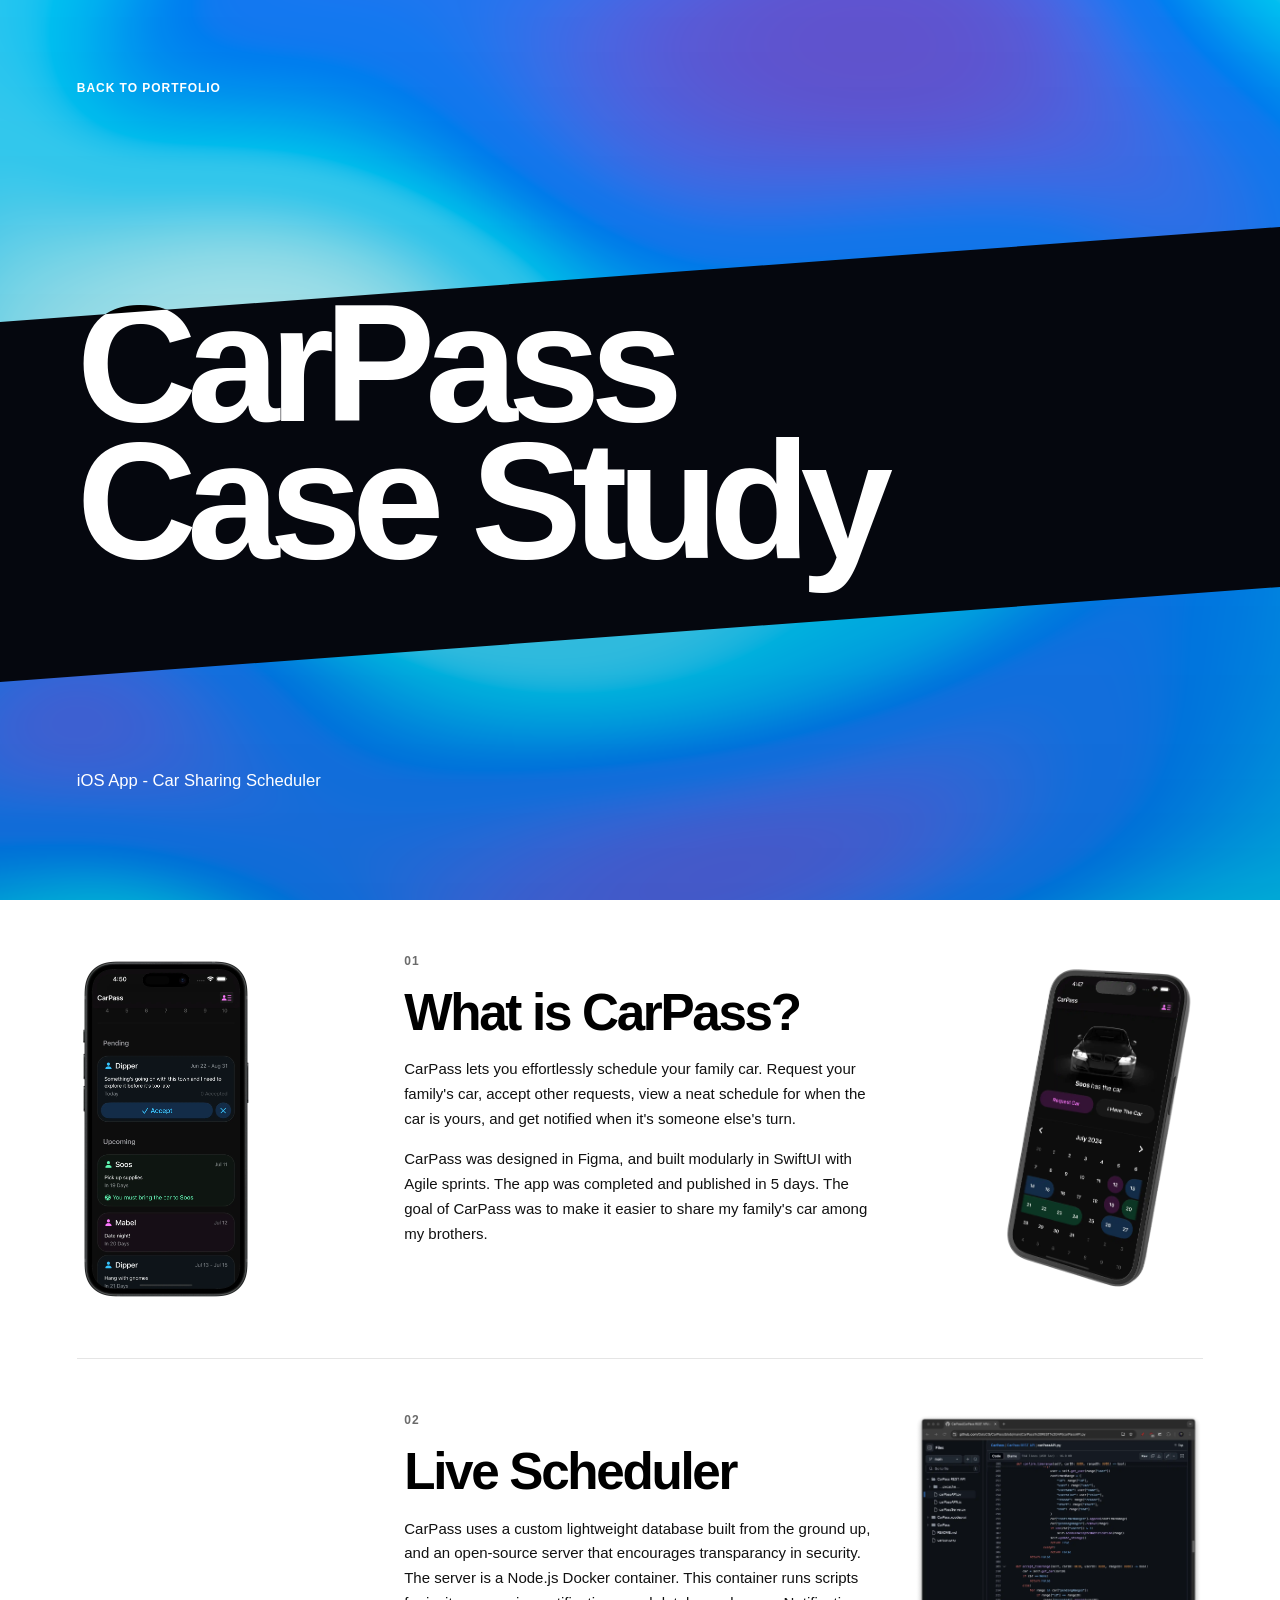
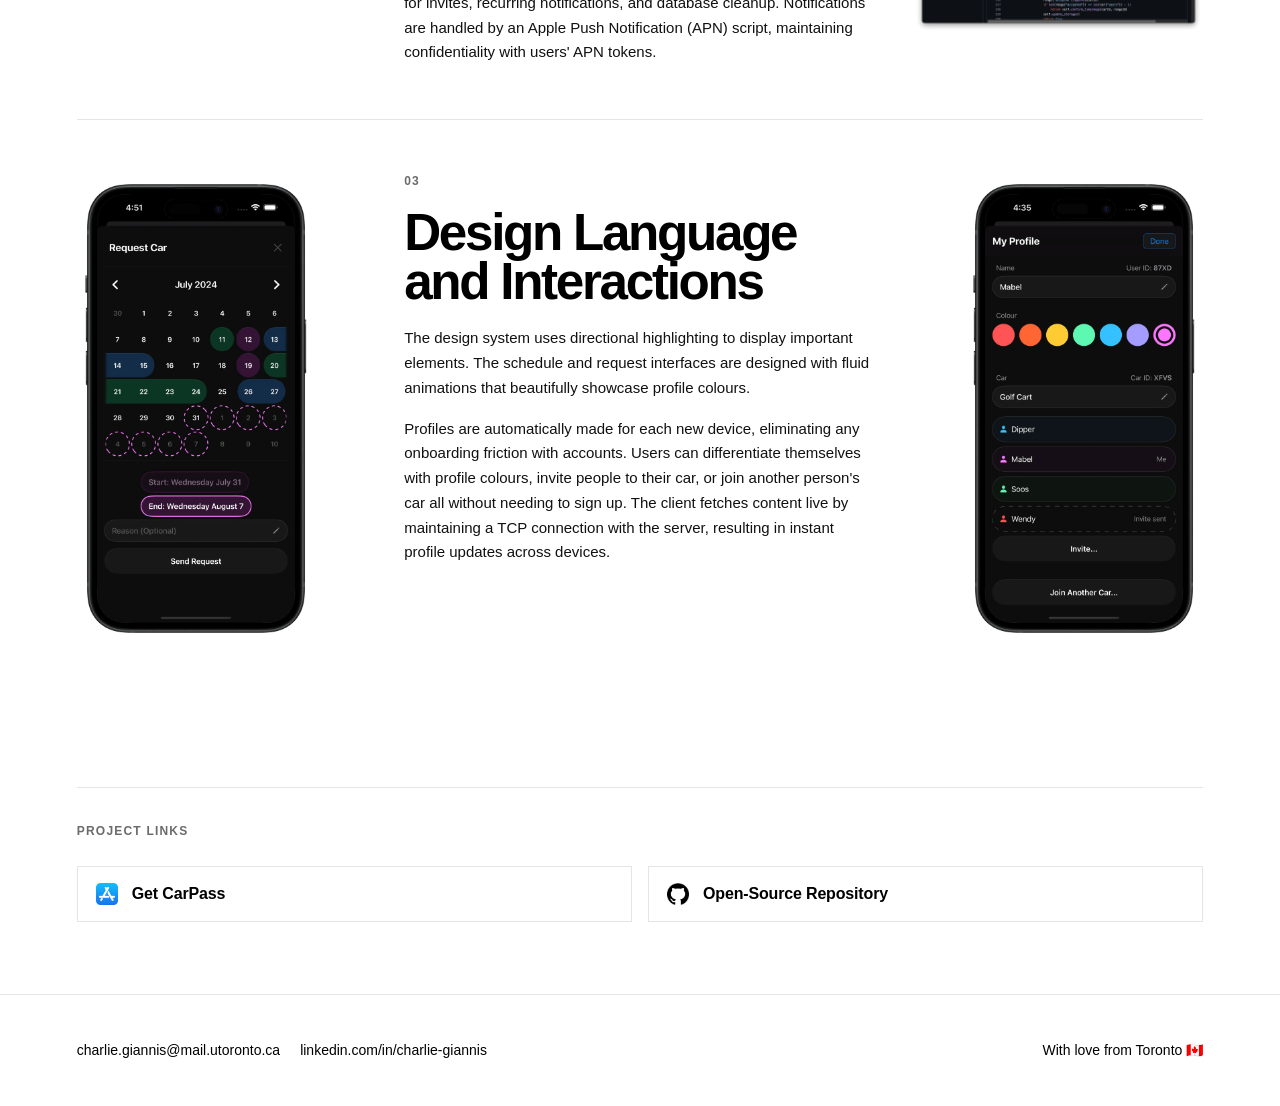
<file: carpass.html>
<!DOCTYPE html>
<html lang="en">

<head>
  <meta charset="UTF-8">
  <meta name="viewport" content="width=device-width, initial-scale=1.0">
  <title>CarPass Case Study - Charlie Giannis</title>
  <link rel="stylesheet" href="index.css">
  <link rel="stylesheet" href="casestudy.css">
  <link rel="icon" type="image/png" href="assets/favicon.png">

  <meta name="theme-color" content="#049bec">
  <meta property="og:title" content="Charlie Giannis - Portfolio">
  <meta property="og:type" content="website">
  <meta property="og:image" content="assets/carpass/ogcarpass.png">
  <meta property="og:image:type" content="image/png">
  <meta property="og:image:width" content="2080">
  <meta property="og:image:height" content="1460">
  <meta property="og:url" content="https://cgdev.ca/carpass">
  <meta property="og:description" content="CarPass Case Study">
  <meta property="og:site_name" content="cgdev.ca/carpass">
  <meta property="twitter:title" content="Charlie Giannis - Portfolio" />
  <meta property="twitter:description" content="CarPass Case Study" />
  <meta property="twitter:image" content="assets/carpass/ogcarpass.png" />
  <meta property="twitter:image:alt" content="Charlie Giannis - Portfolio" />
  <meta property="twitter:card" content="summary_large_image">
  <meta property="twitter:image:src" content="assets/carpass/ogcarpass.png">
  
</head>

<body class="case-page">

  <div class="intro">
    <div class="intro-media" aria-hidden="true">
      <canvas class="intro-canvas" data-liquid data-mode="plain" data-colors="#bdf8ff,#37d7ff,#1580ff,#6857d9"></canvas>
    </div>

    <section class="hero case-hero" data-parallax-section data-angle="hero">
      <div class="hero__top">
        <a class="case-back-link" href="/">Back to portfolio</a>
      </div>

      <h2 class="hero__name">CarPass<br>Case Study</h2>

      <div>
        <p class="hero__tagline">
          iOS App - Car Sharing Scheduler
        </p>
      </div>

      <div class="band-clip" aria-hidden="true">
        <div class="band-media"></div>
        <div class="hero hero--mirror">
          <div class="hero__top">
            <a class="case-back-link" href="/">Back to portfolio</a>
          </div>
          <h2 class="hero__name">CarPass<br>Case Study</h2>
          <div>
            <p class="hero__tagline">
              iOS App - Car Sharing Scheduler
            </p>
          </div>
        </div>
      </div>
    </section>
  </div>

  <main class="case-content">
    <section class="case-section">
      <div class="case-section__media">
        <img src="assets/carpass/carpass_2b.webp" />
      </div>

      <div class="case-section__body">
        <p class="case-section__kicker">01</p>
        <h2 class="case-section__title">What is CarPass?</h2>
        <div class="case-section__text">
          <p>
            CarPass lets you effortlessly schedule your family car.
            Request your family's car, accept other requests, view a neat schedule for when the car is yours, and get
            notified when it's someone else's turn.
          </p>
          <p>
            CarPass was designed in Figma, and built modularly in SwiftUI with Agile sprints.
            The app was completed and published in 5 days.
            The goal of CarPass was to make it easier to share my family's car among my brothers.
          </p>
        </div>
      </div>

      <div class="case-section__media case-section__media--right">
        <img src="assets/carpass/carpass_1.webp" />
      </div>
    </section>

    <section class="case-section">
      <div class="case-section__media">

      </div>

      <div class="case-section__body">
        <p class="case-section__kicker">02</p>
        <h2 class="case-section__title">Live Scheduler</h2>
        <div class="case-section__text">
          <p>
            CarPass uses a custom lightweight database built from the ground up, and an open-source server that
            encourages transparancy in security.
            The server is a Node.js Docker container. This container runs scripts for invites, recurring notifications,
            and database cleanup.
            Notifications are handled by an Apple Push Notification (APN) script, maintaining confidentiality with
            users' APN tokens.
          </p>
        </div>
      </div>

      <div class="case-section__media case-section__media--right">
        <img src="assets/carpass/carpass_4.webp" />
      </div>
    </section>

    <section class="case-section">
      <div class="case-section__media">
        <img src="assets/carpass/carpass_2a.webp" />
      </div>

      <div class="case-section__body">
        <p class="case-section__kicker">03</p>
        <h2 class="case-section__title">Design Language and Interactions</h2>
        <div class="case-section__text">
          <p>
            The design system uses directional highlighting to display important elements.
            The schedule and request interfaces are designed with fluid animations that beautifully showcase profile
            colours.
          </p>
          <p>
            Profiles are automatically made for each new device, eliminating any onboarding friction with accounts.
            Users can differentiate themselves with profile colours, invite people to their car, or join another
            person's car all without needing to sign up.
            The client fetches content live by maintaining a TCP connection with the server, resulting in instant
            profile updates across devices.
          </p>
        </div>
      </div>

      <div class="case-section__media case-section__media--right">
        <img src="assets/carpass/carpass_3.webp" />
      </div>
    </section>

  </main>

  <section class="case-links" aria-label="Project links">

    <div class="case-links__inner">
      <p class="case-links__label">Project links</p>

      <div class="case-links__grid">
        <a class="case-link" href="https://apps.apple.com/ca/app/carpass/id6504717229" target="_blank">
          <img src="assets/appstore.png" alt="App Store">
          <span>Get CarPass</span>
        </a>

        <a class="case-link" href="https://github.com/OatsCG/CarPass" target="_blank">
          <img src="assets/github.png" alt="GitHub">
          <span>Open-Source Repository</span>
        </a>
      </div>
    </div>
  </section>

  <footer class="footer">
    <div class="footer__inner">
      <div class="footer__contact">
        <span>charlie.giannis@mail.utoronto.ca</span>
        <a target="_blank" href="https://linkedin.com/in/charlie-giannis">linkedin.com/in/charlie-giannis</span>
      </div>
      <div class="footer__location">
        <span>With love from Toronto 🇨🇦</span>
      </div>
    </div>
  </footer>

  <script src="band.js"></script>
  <script src="liquid.js"></script>
</body>
<script>
  function syncCaseSectionImageHeights() {
    const sections = document.querySelectorAll('.case-section');

    sections.forEach(section => {
      const body = section.querySelector('.case-section__body');
      if (!body) return;

      const bodyHeight = body.offsetHeight * 1.2;
      section.style.setProperty('--section-body-height', `${bodyHeight}px`);
    });
  }

  window.addEventListener('load', syncCaseSectionImageHeights);
  window.addEventListener('resize', syncCaseSectionImageHeights);

  // Optional: re-run after fonts/images/layout shifts
  if ('ResizeObserver' in window) {
    const observer = new ResizeObserver(syncCaseSectionImageHeights);
    document.querySelectorAll('.case-section__body').forEach(el => observer.observe(el));
  }
</script>

</html>
</file>
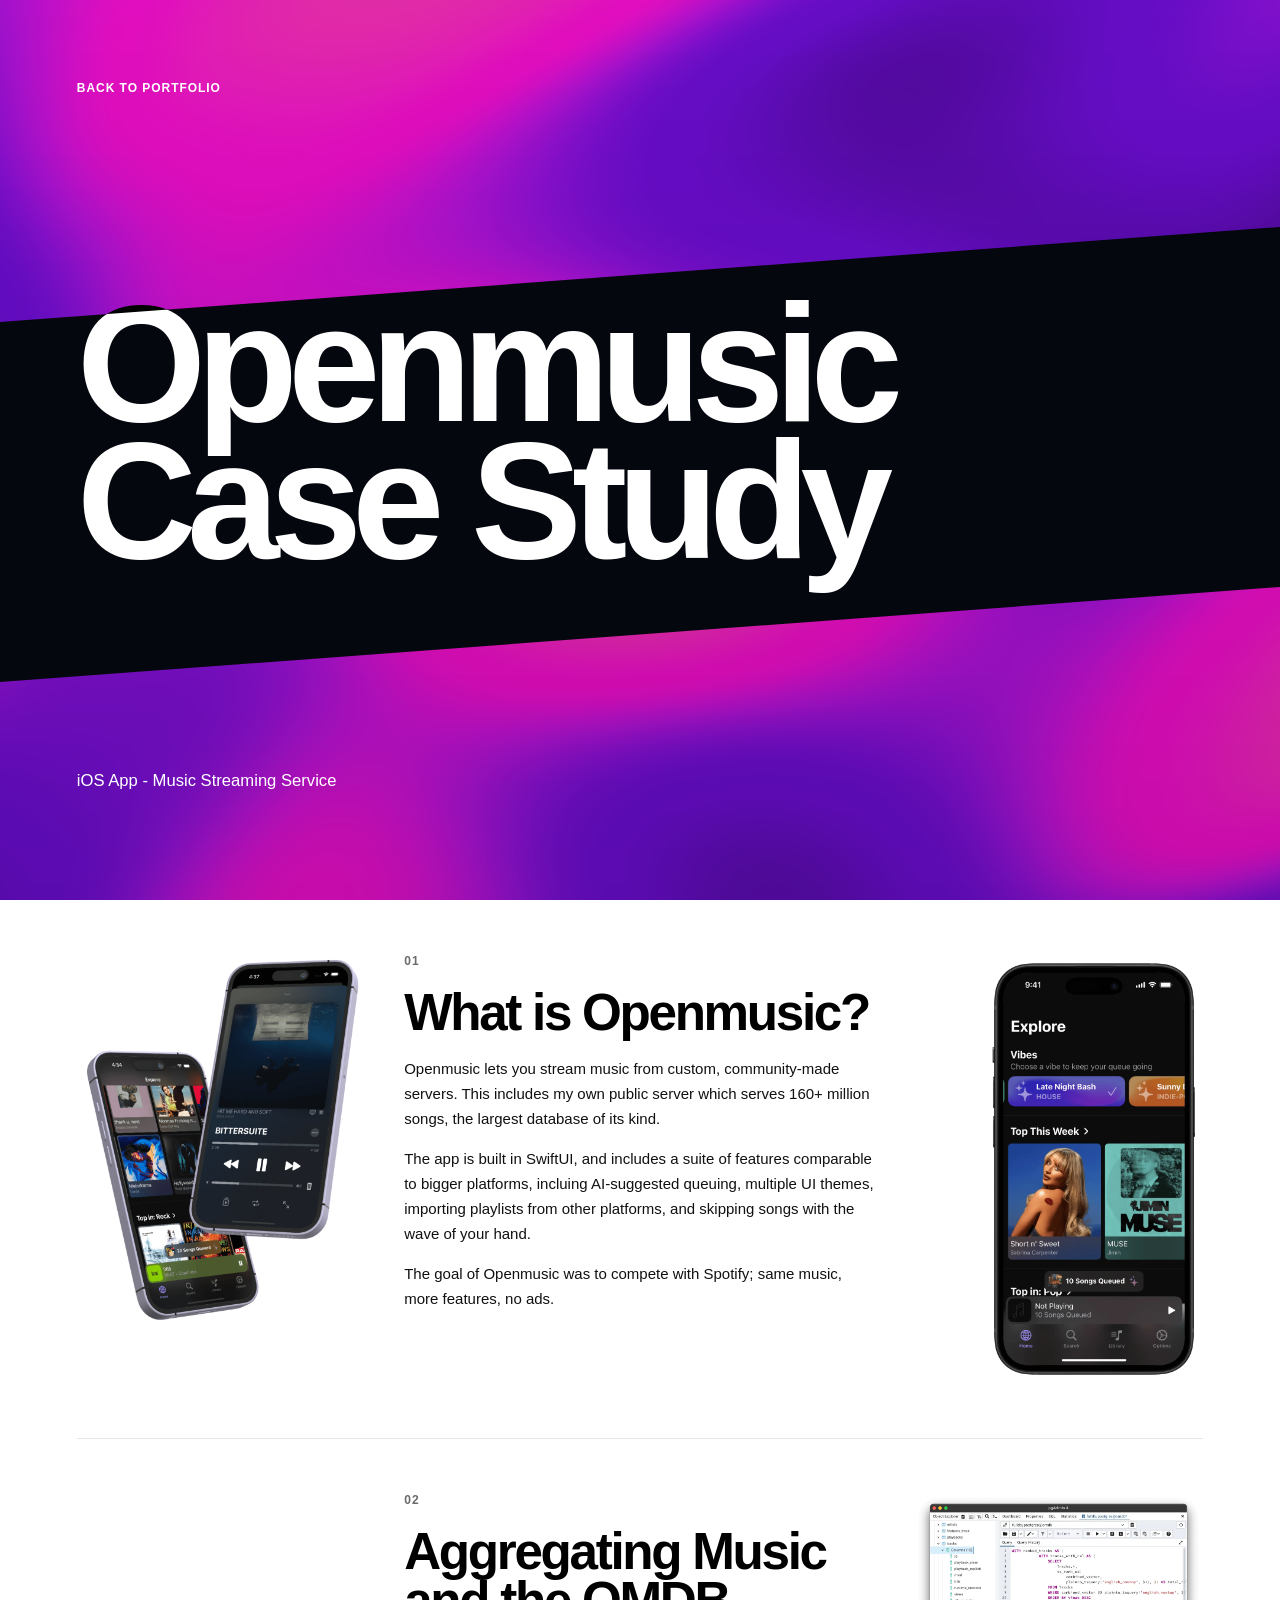
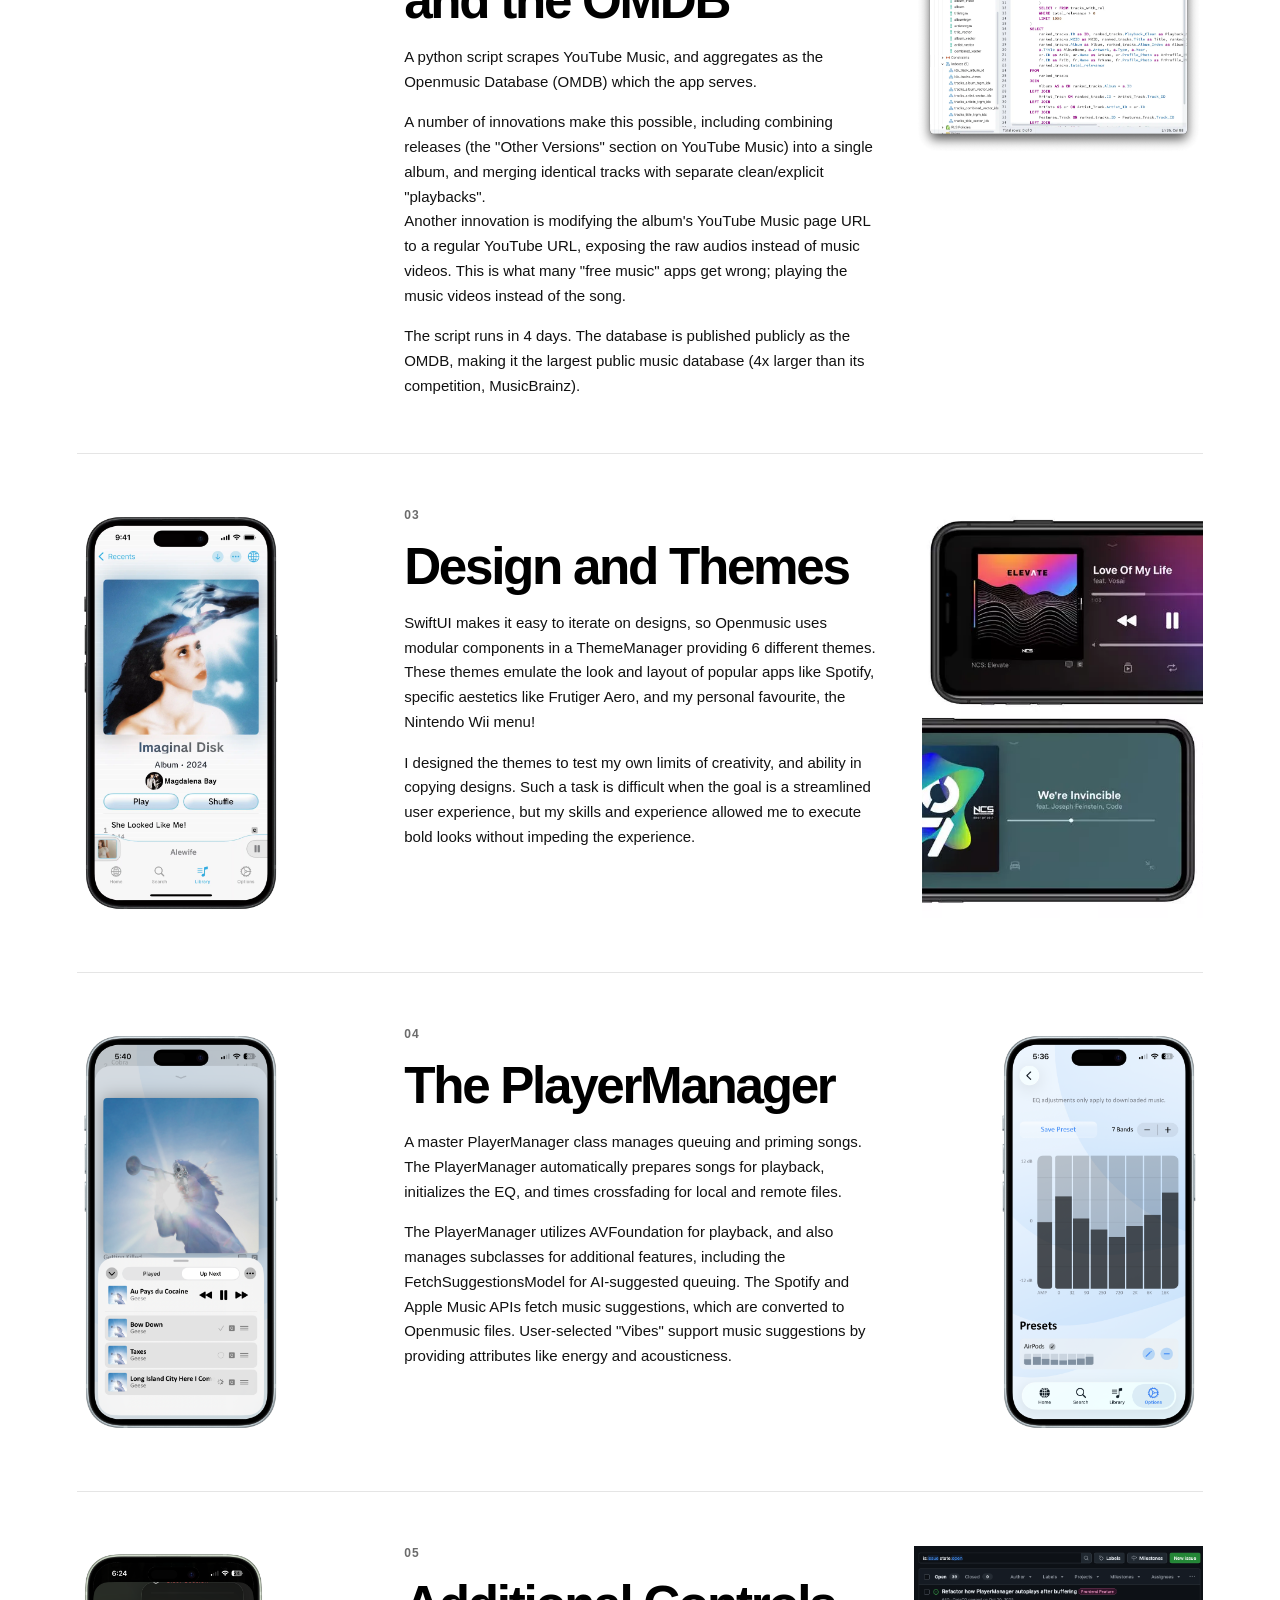
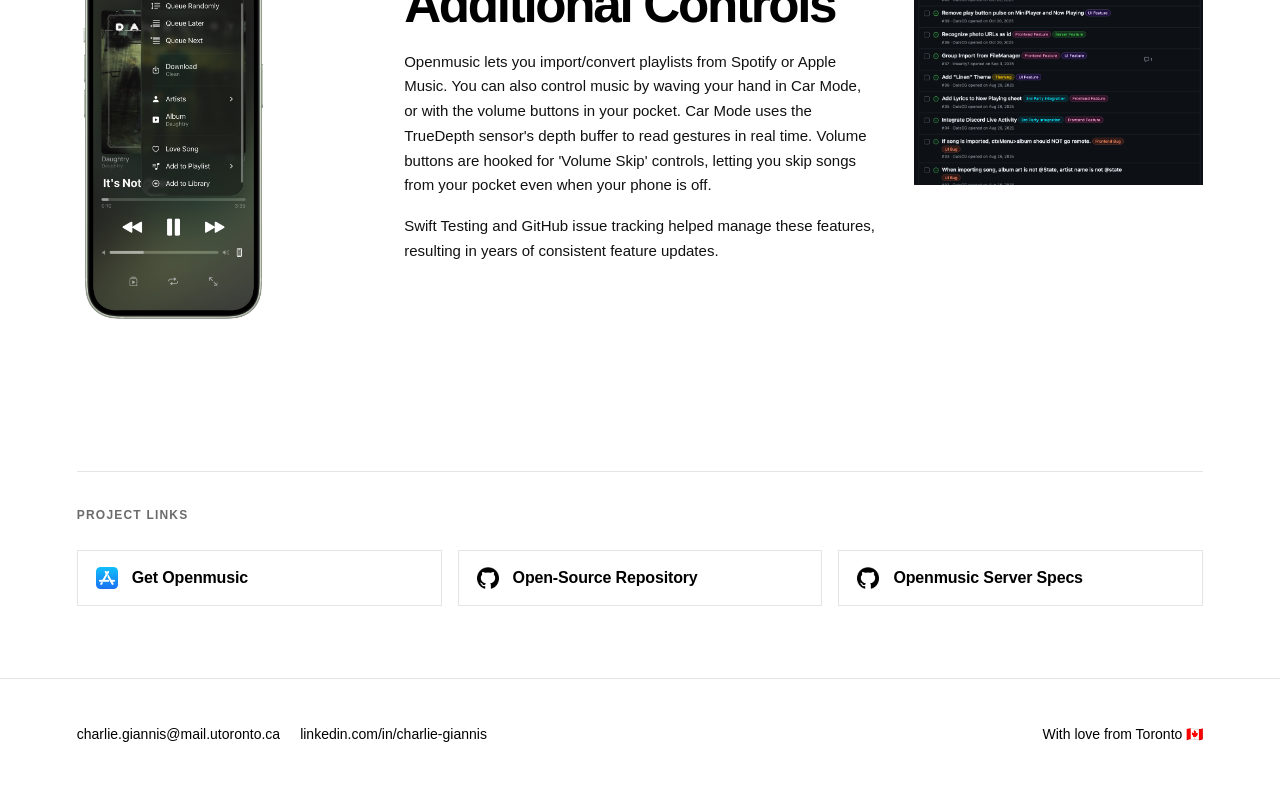
<file: openmusic.html>
<!DOCTYPE html>
<html lang="en">

<head>
  <meta charset="UTF-8">
  <meta name="viewport" content="width=device-width, initial-scale=1.0">
  <title>Openmusic Case Study - Charlie Giannis</title>
  <link rel="stylesheet" href="index.css">
  <link rel="stylesheet" href="casestudy.css">
  <link rel="icon" type="image/png" href="assets/favicon.png">

  <meta name="theme-color" content="#6a0ec5">
  <meta property="og:title" content="Charlie Giannis - Portfolio">
  <meta property="og:type" content="website">
  <meta property="og:image" content="assets/openmusic/ogopenmusic.png">
  <meta property="og:image:type" content="image/png">
  <meta property="og:image:width" content="2080">
  <meta property="og:image:height" content="1460">
  <meta property="og:url" content="https://cgdev.ca/openmusic">
  <meta property="og:description" content="Openmusic Case Study">
  <meta property="og:site_name" content="cgdev.ca/openmusic">
  <meta property="twitter:title" content="Charlie Giannis - Portfolio" />
  <meta property="twitter:description" content="Openmusic Case Study" />
  <meta property="twitter:image" content="assets/openmusic/ogopenmusic.png" />
  <meta property="twitter:image:alt" content="Charlie Giannis - Portfolio" />
  <meta property="twitter:card" content="summary_large_image">
  <meta property="twitter:image:src" content="assets/openmusic/ogopenmusic.png">
  
</head>

<body class="case-page">

  <div class="intro">
    <div class="intro-media" aria-hidden="true">
      <canvas class="intro-canvas" data-liquid data-mode="plain" data-colors="#ed3ea1,#ef0fca,#6c0ed2,#2b0554"></canvas>
    </div>

    <section class="hero case-hero" data-parallax-section data-angle="hero">
      <div class="hero__top">
        <a class="case-back-link" href="/">Back to portfolio</a>
      </div>

      <h2 class="hero__name">Openmusic<br>Case Study</h2>

      <div>
        <p class="hero__tagline">
          iOS App - Music Streaming Service
        </p>
      </div>

      <div class="band-clip" aria-hidden="true">
        <div class="band-media"></div>
        <div class="hero hero--mirror">
          <div class="hero__top">
            <a class="case-back-link" href="/">Back to portfolio</a>
          </div>
          <h2 class="hero__name">Openmusic<br>Case Study</h2>
          <div>
            <p class="hero__tagline">
              iOS App - Music Streaming Service
            </p>
          </div>
        </div>
      </div>
    </section>
  </div>

  <main class="case-content">
    <section class="case-section">
      <div class="case-section__media">
        <img src="assets/openmusic/twophones.webp" />
      </div>

      <div class="case-section__body">
        <p class="case-section__kicker">01</p>
        <h2 class="case-section__title">What is Openmusic?</h2>
        <div class="case-section__text">
          <p>
            Openmusic lets you stream music from custom, community-made servers.
            This includes my own public server which serves 160+ million songs, the largest database of its kind.
          </p>
          <p>
            The app is built in SwiftUI, and includes a suite of features comparable to bigger platforms, incluing
            AI-suggested queuing, multiple UI themes, importing playlists from other platforms, and skipping songs with
            the wave of your hand.
          </p>
          <p>
            The goal of Openmusic was to compete with Spotify; same music, more features, no ads.
          </p>
        </div>
      </div>

      <div class="case-section__media case-section__media--right">
        <img src="assets/openmusic/home.webp" />
      </div>
    </section>

    <section class="case-section">
      <div class="case-section__media">

      </div>

      <div class="case-section__body">
        <p class="case-section__kicker">02</p>
        <h2 class="case-section__title">Aggregating Music and the OMDB</h2>
        <div class="case-section__text">
          <p>
            A python script scrapes YouTube Music, and aggregates as the Openmusic Database (OMDB) which the app serves.
          </p>
          <p>
            A number of innovations make this possible, including combining releases (the "Other Versions" section on
            YouTube Music) into a single album,
            and merging identical tracks with separate clean/explicit "playbacks".
            <br>
            Another innovation is modifying the album's YouTube Music page URL to a regular YouTube URL, exposing the
            raw audios instead of
            music videos.
            This is what many "free music" apps get wrong; playing the music videos instead of the song.
          </p>
          <p>
            The script runs in 4 days. The database is published publicly as the OMDB, making it the largest public
            music database (4x larger than its competition, MusicBrainz).
          </p>
        </div>
      </div>

      <div class="case-section__media case-section__media--right">
        <img src="assets/openmusic/OMDB.webp" />
      </div>
    </section>

    <section class="case-section">
      <div class="case-section__media">
        <img src="assets/openmusic/wii.webp" />
      </div>

      <div class="case-section__body">
        <p class="case-section__kicker">03</p>
        <h2 class="case-section__title">Design and Themes</h2>
        <div class="case-section__text">
          <p>
            SwiftUI makes it easy to iterate on designs, so Openmusic uses modular components in a ThemeManager
            providing 6 different themes.
            These themes emulate the look and layout of popular apps like Spotify, specific aestetics like Frutiger
            Aero, and my personal favourite, the
            Nintendo Wii menu!
          </p>
          <p>
            I designed the themes to test my own limits of creativity, and ability in copying designs.
            Such a task is difficult when the goal is a streamlined user experience,
            but my skills and experience allowed me to execute bold looks without impeding the experience.
          </p>
        </div>
      </div>

      <div class="case-section__media case-section__media--right">
        <img src="assets/openmusic/fullscreen.webp" />
      </div>
    </section>

    <section class="case-section">
      <div class="case-section__media">
        <img src="assets/openmusic/queue.png" />
      </div>

      <div class="case-section__body">
        <p class="case-section__kicker">04</p>
        <h2 class="case-section__title">The PlayerManager</h2>
        <div class="case-section__text">
          <p>
            A master PlayerManager class manages queuing and priming songs.
            The PlayerManager automatically prepares songs for playback, initializes the EQ, and times
            crossfading for local and remote files.
          </p>
          <p>
            The PlayerManager utilizes AVFoundation for playback, and also manages subclasses for additional features,
            including the FetchSuggestionsModel
            for AI-suggested queuing. The Spotify and Apple Music APIs fetch music suggestions, which are converted to
            Openmusic files.
            User-selected "Vibes" support music suggestions by providing attributes like energy and acousticness.
          </p>
        </div>
      </div>

      <div class="case-section__media case-section__media--right">
        <img src="assets/openmusic/eq.png" />
      </div>
    </section>

    <section class="case-section">
      <div class="case-section__media">
        <img src="assets/openmusic/player.png" />
      </div>

      <div class="case-section__body">
        <p class="case-section__kicker">05</p>
        <h2 class="case-section__title">Additional Controls</h2>
        <div class="case-section__text">
          <p>
            Openmusic lets you import/convert playlists from Spotify or Apple Music.
            You can also control music by waving your hand in Car Mode, or with the volume buttons in your pocket.
            Car Mode uses the TrueDepth sensor's depth buffer to read gestures in real time.
            Volume buttons are hooked for 'Volume Skip' controls, letting you skip songs from your pocket even when your
            phone is off.
          </p>
          <p>
            Swift Testing and GitHub issue tracking helped manage these features, resulting in years of consistent
            feature updates.
          </p>
        </div>
      </div>

      <div class="case-section__media case-section__media--right">
        <img src="assets/openmusic/github.png" />
      </div>
    </section>
  </main>

  <section class="case-links" aria-label="Project links">

    <div class="case-links__inner">
      <p class="case-links__label">Project links</p>

      <div class="case-links__grid">
        <a class="case-link" href="https://apps.apple.com/ca/app/openmusic/id6474526827" target="_blank">
          <img src="assets/appstore.png" alt="App Store">
          <span>Get Openmusic</span>
        </a>

        <a class="case-link" href="https://github.com/OatsCG/Openmusic" target="_blank">
          <img src="assets/github.png" alt="GitHub">
          <span>Open-Source Repository</span>
        </a>

        <a class="case-link" href="https://github.com/OatsCG/Openmusic-Server-Specs" target="_blank">
          <img src="assets/github.png" alt="GitHub">
          <span>Openmusic Server Specs</span>
        </a>
      </div>
    </div>
  </section>

  <footer class="footer">
    <div class="footer__inner">
      <div class="footer__contact">
        <span>charlie.giannis@mail.utoronto.ca</span>
        <a target="_blank" href="https://linkedin.com/in/charlie-giannis">linkedin.com/in/charlie-giannis</span>
      </div>
      <div class="footer__location">
        <span>With love from Toronto 🇨🇦</span>
      </div>
    </div>
  </footer>

  <script src="band.js"></script>
  <script src="liquid.js"></script>
</body>
<script>
  function syncCaseSectionImageHeights() {
    const sections = document.querySelectorAll('.case-section');

    sections.forEach(section => {
      const body = section.querySelector('.case-section__body');
      if (!body) return;

      const bodyHeight = body.offsetHeight * 1.2;
      section.style.setProperty('--section-body-height', `${bodyHeight}px`);
    });
  }

  window.addEventListener('load', syncCaseSectionImageHeights);
  window.addEventListener('resize', syncCaseSectionImageHeights);

  // Optional: re-run after fonts/images/layout shifts
  if ('ResizeObserver' in window) {
    const observer = new ResizeObserver(syncCaseSectionImageHeights);
    document.querySelectorAll('.case-section__body').forEach(el => observer.observe(el));
  }
</script>

</html>
</file>
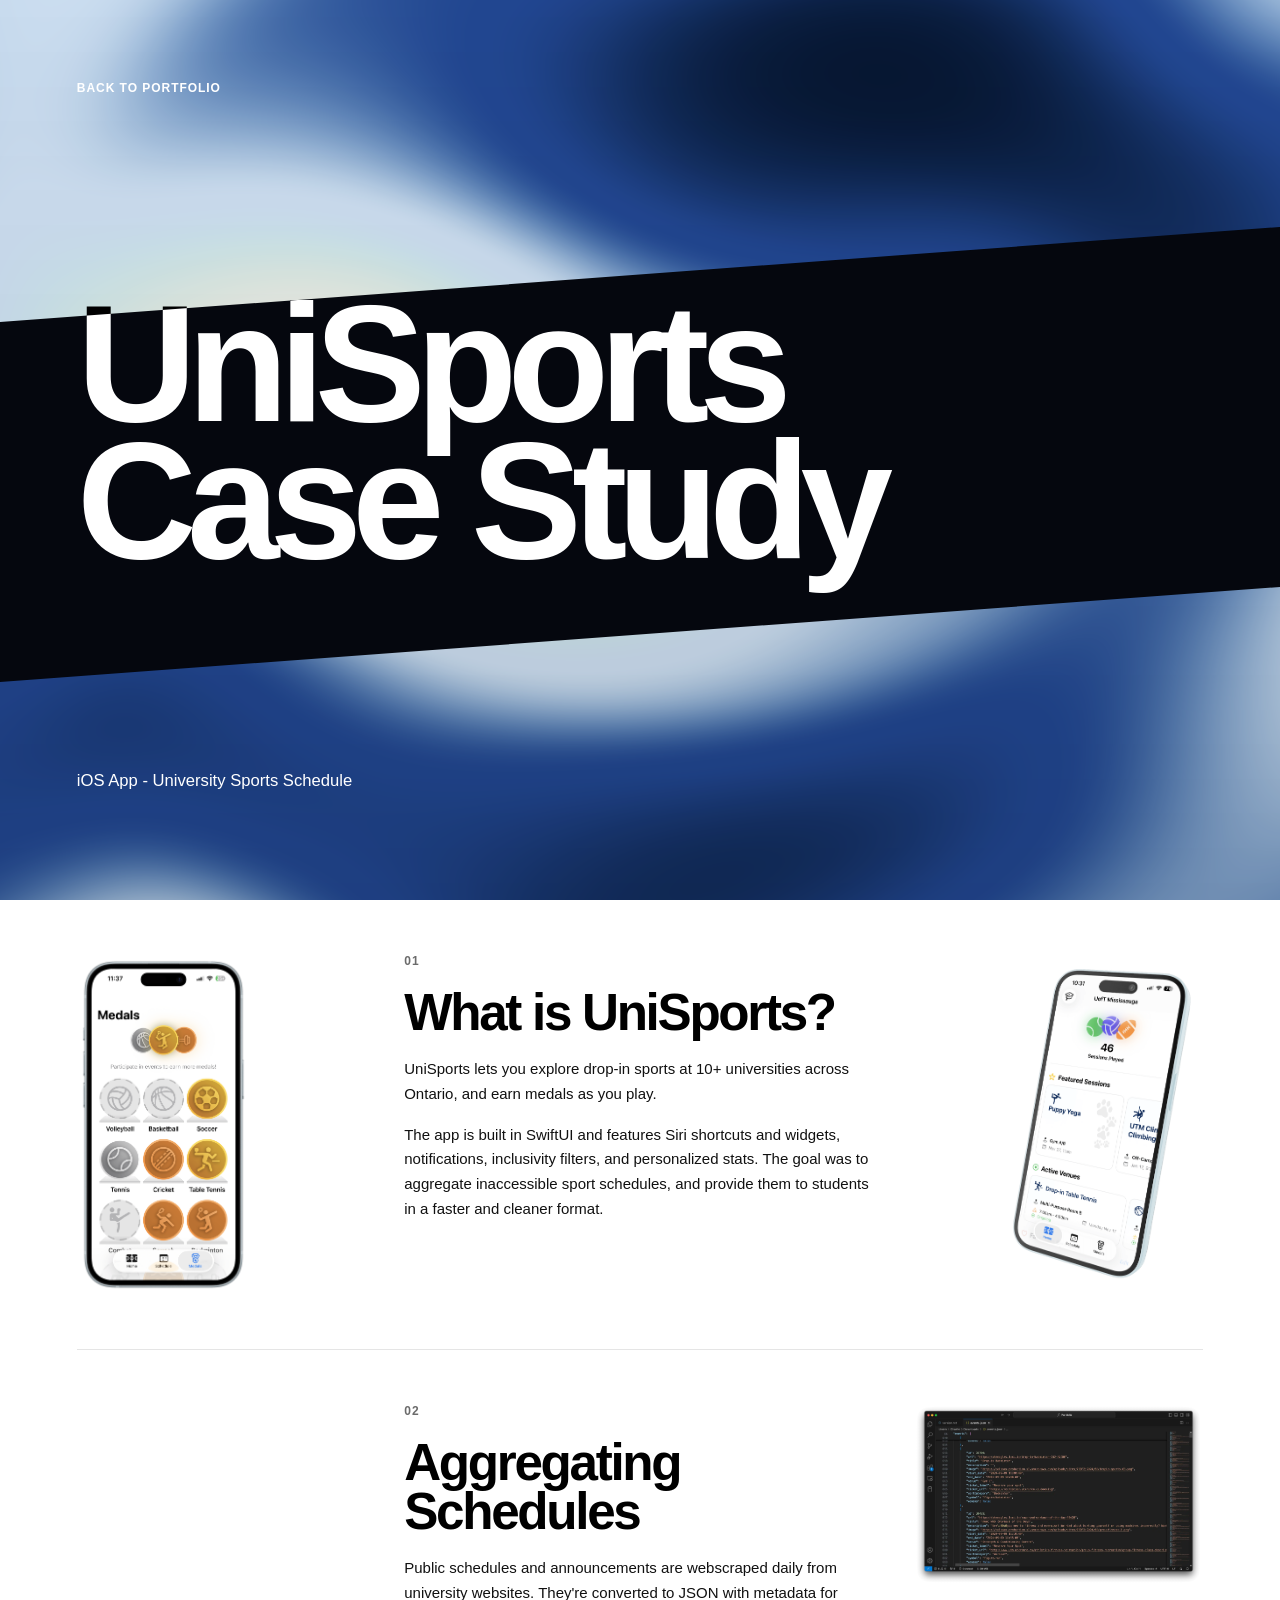
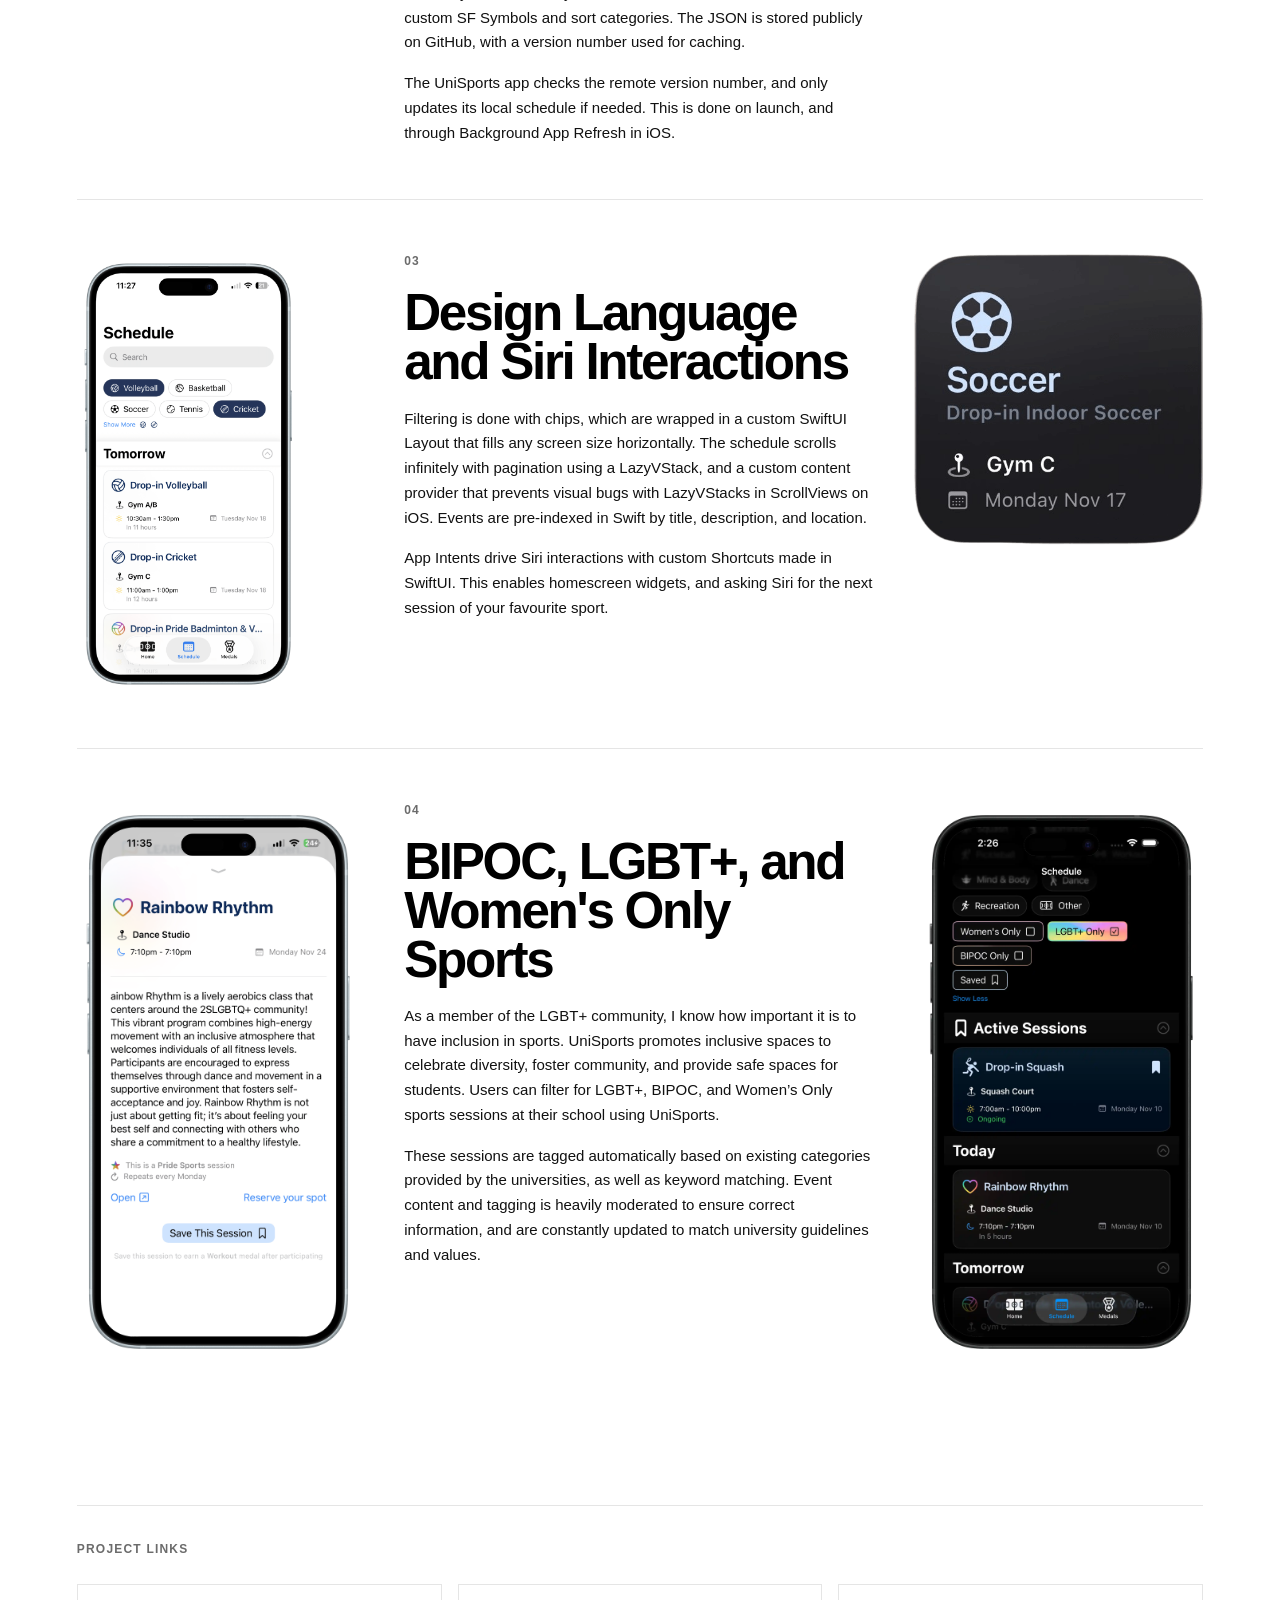
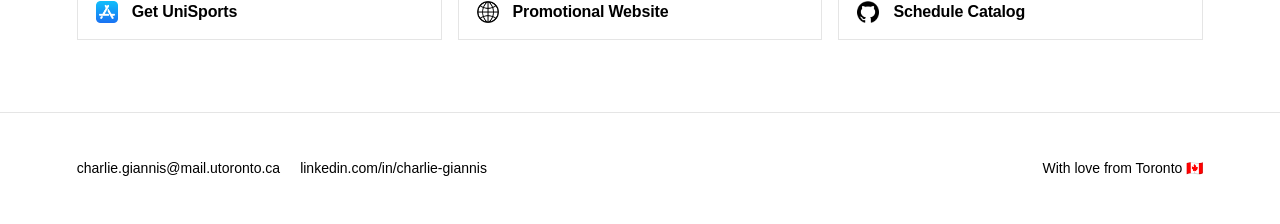
<file: unisports.html>
<!DOCTYPE html>
<html lang="en">

<head>
  <meta charset="UTF-8">
  <meta name="viewport" content="width=device-width, initial-scale=1.0">
  <title>Unisports Case Study - Charlie Giannis</title>
  <link rel="stylesheet" href="index.css">
  <link rel="stylesheet" href="casestudy.css">
  <link rel="icon" type="image/png" href="assets/favicon.png">

  <meta name="theme-color" content="#224790">
  <meta property="og:title" content="Charlie Giannis - Portfolio">
  <meta property="og:type" content="website">
  <meta property="og:image" content="assets/unisports/ogunisports.png">
  <meta property="og:image:type" content="image/png">
  <meta property="og:image:width" content="2080">
  <meta property="og:image:height" content="1460">
  <meta property="og:url" content="https://cgdev.ca/unisports">
  <meta property="og:description" content="UniSports Case Study">
  <meta property="og:site_name" content="cgdev.ca/unisports">
  <meta property="twitter:title" content="Charlie Giannis - Portfolio" />
  <meta property="twitter:description" content="UniSports Case Study" />
  <meta property="twitter:image" content="assets/unisports/ogunisports.png" />
  <meta property="twitter:image:alt" content="Charlie Giannis - Portfolio" />
  <meta property="twitter:card" content="summary_large_image">
  <meta property="twitter:image:src" content="assets/unisports/ogunisports.png">
  
</head>

<body class="case-page">

  <div class="intro">
    <div class="intro-media" aria-hidden="true">
      <canvas class="intro-canvas" data-liquid data-mode="plain" data-colors="#ffffff,#d9ecff,#244b9a,#06152f"></canvas>
    </div>

    <section class="hero case-hero" data-parallax-section data-angle="hero">
      <div class="hero__top">
        <a class="case-back-link" href="/">Back to portfolio</a>
      </div>

      <h2 class="hero__name">UniSports<br>Case Study</h2>

      <div>
        <p class="hero__tagline">
          iOS App - University Sports Schedule
        </p>
      </div>

      <div class="band-clip" aria-hidden="true">
        <div class="band-media"></div>
        <div class="hero hero--mirror">
          <div class="hero__top">
            <a class="case-back-link" href="/">Back to portfolio</a>
          </div>
          <h2 class="hero__name">UniSports<br>Case Study</h2>
          <div>
            <p class="hero__tagline">
              iOS App - University Sports Schedule
            </p>
          </div>
        </div>
      </div>
    </section>
  </div>

  <main class="case-content">
    <section class="case-section">
      <div class="case-section__media">
        <img src="assets/unisports/screenshot_medals.png" />
      </div>

      <div class="case-section__body">
        <p class="case-section__kicker">01</p>
        <h2 class="case-section__title">What is UniSports?</h2>
        <div class="case-section__text">
          <p>
            UniSports lets you explore drop-in sports at 10+ universities across Ontario, and earn medals as you play.
          </p>
          <p>
            The app is built in SwiftUI and features Siri shortcuts and widgets, notifications, inclusivity filters, and
            personalized stats.
            The goal was to aggregate inaccessible sport schedules, and provide them to students in a faster and cleaner
            format.
          </p>
          <p>

          </p>
        </div>
      </div>

      <div class="case-section__media case-section__media--right">
        <img src="assets/unisports/screenshot_home_phonemockup.png" />
      </div>
    </section>

    <section class="case-section">
      <div class="case-section__media">

      </div>

      <div class="case-section__body">
        <p class="case-section__kicker">02</p>
        <h2 class="case-section__title">Aggregating Schedules</h2>
        <div class="case-section__text">
          <p>
            Public schedules and announcements are webscraped daily from university websites.
            They're converted to JSON with metadata for custom SF Symbols and sort categories.
            The JSON is stored publicly on GitHub, with a version number used for caching.
          </p>
          <p>
            The UniSports app checks the remote version number, and only updates its local schedule if needed.
            This is done on launch, and through Background App Refresh in iOS.
          </p>
        </div>
      </div>

      <div class="case-section__media case-section__media--right">
        <img src="assets/unisports/utmsports_5.webp" />
      </div>
    </section>

    <section class="case-section">
      <div class="case-section__media">
        <img src="assets/unisports/screenshot_filters_phonemockup.png" />
      </div>

      <div class="case-section__body">
        <p class="case-section__kicker">03</p>
        <h2 class="case-section__title">Design Language and Siri Interactions</h2>
        <div class="case-section__text">
          <p>
            Filtering is done with chips, which are wrapped in a custom SwiftUI Layout that fills any screen size
            horizontally.
            The schedule scrolls infinitely with pagination using a LazyVStack, and a custom content provider that
            prevents visual bugs with LazyVStacks in ScrollViews on iOS.
            Events are pre-indexed in Swift by title, description, and location.
          </p>
          <p>
            App Intents drive Siri interactions with custom Shortcuts made in SwiftUI.
            This enables homescreen widgets, and asking Siri for the next session of your favourite sport.
          </p>
        </div>
      </div>

      <div class="case-section__media case-section__media--right">
        <img src="assets/unisports/widget.png" />
      </div>
    </section>

    <section class="case-section">
      <div class="case-section__media">
        <img src="assets/unisports/screenshot_event.png" />
      </div>

      <div class="case-section__body">
        <p class="case-section__kicker">04</p>
        <h2 class="case-section__title">BIPOC, LGBT+, and Women's Only Sports</h2>
        <div class="case-section__text">
          <p>
            As a member of the LGBT+ community, I know how important it is to have inclusion in sports.
            UniSports promotes inclusive spaces to celebrate diversity, foster community, and provide safe spaces for
            students.
            Users can filter for LGBT+, BIPOC, and Women’s Only sports sessions at their school using UniSports.
          </p>
          <p>
            These sessions are tagged automatically based on existing categories provided by the universities, as well
            as keyword matching.
            Event content and tagging is heavily moderated to ensure correct information, and are constantly updated to
            match university guidelines and values.
          </p>
        </div>
      </div>

      <div class="case-section__media case-section__media--right">
        <img src="assets/unisports/utmsports_2.webp" />
      </div>
    </section>
  </main>

  <section class="case-links" aria-label="Project links">

    <div class="case-links__inner">
      <p class="case-links__label">Project links</p>

      <div class="case-links__grid">
        <a class="case-link" href="https://apps.apple.com/ca/app/unisports/id6670776453" target="_blank">
          <img src="assets/appstore.png" alt="App Store">
          <span>Get UniSports</span>
        </a>

        <a class="case-link" href="https://unisports.cgdev.ca/" target="_blank">
          <img src="assets/globe.png" alt="Website">
          <span>Promotional Website</span>
        </a>

        <a class="case-link" href="https://github.com/OatsCG/UniSports-Catalog" target="_blank">
          <img src="assets/github.png" alt="GitHub">
          <span>Schedule Catalog</span>
        </a>
      </div>
    </div>
  </section>

  <footer class="footer">
    <div class="footer__inner">
      <div class="footer__contact">
        <span>charlie.giannis@mail.utoronto.ca</span>
        <a target="_blank" href="https://linkedin.com/in/charlie-giannis">linkedin.com/in/charlie-giannis</span>
      </div>
      <div class="footer__location">
        <span>With love from Toronto 🇨🇦</span>
      </div>
    </div>
  </footer>

  <script src="band.js"></script>
  <script src="liquid.js"></script>
</body>
<script>
  function syncCaseSectionImageHeights() {
    const sections = document.querySelectorAll('.case-section');

    sections.forEach(section => {
      const body = section.querySelector('.case-section__body');
      if (!body) return;

      const bodyHeight = body.offsetHeight * 1.2;
      section.style.setProperty('--section-body-height', `${bodyHeight}px`);
    });
  }

  window.addEventListener('load', syncCaseSectionImageHeights);
  window.addEventListener('resize', syncCaseSectionImageHeights);

  // Optional: re-run after fonts/images/layout shifts
  if ('ResizeObserver' in window) {
    const observer = new ResizeObserver(syncCaseSectionImageHeights);
    document.querySelectorAll('.case-section__body').forEach(el => observer.observe(el));
  }
</script>

</html>
</file>
<file: index.css>
:root {
    --bg: #ffffff;
    --fg: #000000;
    --fg-invert: #ffffff;
    --mute: #6b6b6b;
    --rule: #e5e5e5;

    --pad-x: clamp(24px, 6vw, 80px);
    --pad-top: clamp(60px, 9vh, 110px);
    --pad-bot: clamp(80px, 12vh, 140px);

    --font-sans: 'Helvetica Neue', 'HelveticaNeue', Helvetica, Arial, sans-serif;

    --intro-c1: #ff5f6d;
    --intro-c2: #e63946;
    --intro-c3: #8f2d56;
    --intro-c4: #3a0f42;
}

* {
    box-sizing: border-box;
    margin: 0;
    padding: 0;
}

html {
    scroll-behavior: smooth;
}

body {
    font-family: var(--font-sans);
    background: var(--bg);
    color: var(--fg);
    overflow-x: hidden;
    -webkit-font-smoothing: antialiased;
    -moz-osx-font-smoothing: grayscale;
    font-synthesis: none;
}

a {
    color: inherit;
    text-decoration: none;
}

@keyframes fluidGradient {
    0% {
        background-position: 0% 50%, 100% 50%, 50% 0%;
    }

    50% {
        background-position: 100% 50%, 0% 50%, 50% 100%;
    }

    100% {
        background-position: 0% 50%, 100% 50%, 50% 0%;
    }
}

.intro {
    position: relative;
    isolation: isolate;
}

.intro-media {
    position: absolute;
    inset: 0;
    z-index: 0;
    overflow: hidden;
    background: #160b18;
}

.intro-canvas {
    position: absolute;
    inset: 0;
    width: 100%;
    height: 100%;
    display: block;
}

.intro-media::after {
    content: "";
    position: absolute;
    inset: 0;
    background:
        linear-gradient(to bottom, rgba(0, 0, 0, 0.06), rgba(0, 0, 0, 0.16));
    pointer-events: none;
}

.hero {
    position: relative;
    min-height: 100vh;
    padding: var(--pad-top) var(--pad-x) var(--pad-bot);
    display: flex;
    flex-direction: column;
    justify-content: space-between;
    z-index: 1;
    --band: #000;
    --band-highlight: rgba(255, 255, 255, 0.12);
    color: #ffffff;
}

.hero__top {
    display: flex;
    justify-content: space-between;
    align-items: baseline;
    gap: 16px;
    flex-wrap: wrap;
    font-size: 12px;
    font-weight: 500;
    letter-spacing: 0.08em;
    text-transform: uppercase;
    color: #ffffff;
}

.hero__top span:first-child::before {
    content: "";
    display: inline-block;
    width: 8px;
    height: 8px;
    background: #ffffff;
    border-radius: 50%;
    margin-right: 10px;
    transform: translateY(-1px);
}

.hero__name {
    font-weight: 900;
    font-size: clamp(80px, 18vw, 320px);
    line-height: 0.82;
    letter-spacing: -0.06em;
    margin: clamp(40px, 8vh, 80px) 0;
    color: #000;
}

.hero__tagline {
    font-size: clamp(15px, 1.3vw, 19px);
    line-height: 1.4;
    font-weight: 400;
    color: #ffffff;
}

.hero--mirror {
    position: absolute;
    inset: 0;
    padding: var(--pad-top) var(--pad-x) var(--pad-bot);
    display: flex;
    flex-direction: column;
    justify-content: space-between;
    pointer-events: none;
    min-height: auto;
}

.hero--mirror .hero__name {
    color: #ffffff;
}

.hero--mirror .hero__name .stop {
    color: rgba(0, 0, 0, 0.35);
}

.about {
    position: relative;
    z-index: 1;
    padding: clamp(120px, 18vh, 200px) var(--pad-x);

    display: grid;
    grid-template-columns: minmax(0, 1fr) minmax(280px, 420px);
    gap: clamp(40px, 7vw, 96px);
    align-items: center;
}

.about__body {
    max-width: 880px;
}

.about__lede {
    font-weight: 500;
    font-size: clamp(26px, 3.4vw, 50px);
    line-height: 1.1;
    letter-spacing: -0.025em;
    margin-bottom: clamp(40px, 6vh, 72px);
    color: #ffffff;
}

.about__lede em {
    font-style: italic;
    color: rgba(255, 255, 255, 0.55);
    font-weight: 400;
}

.about__text {
    font-size: clamp(15px, 1.15vw, 17px);
    line-height: 1.55;
    max-width: 560px;
    color: rgba(255, 255, 255, 0.88);
    margin-bottom: 20px;
}

.section {
    position: relative;
    min-height: 82vh;
    padding: clamp(44px, 7vh, 80px) var(--pad-x) clamp(56px, 8vh, 96px);
    overflow: hidden;
    isolation: isolate;
}

.text-block {
    position: relative;
    z-index: 1;
    display: flex;
    flex-direction: column;
    min-height: calc(82vh - clamp(44px, 7vh, 80px) - clamp(56px, 8vh, 96px));
    pointer-events: none;
}

.text-block__content {
    display: flex;
    flex-direction: column;
    gap: 0.14em;
}

.text-block__content--align-end {
    align-items: flex-end;
    text-align: right;
}

.text-block__content--align-end .text-block__sub {
    text-align: right;
    /* max-width: 30ch; */
}

.text-block__title {
    font-weight: 900;
    font-size: clamp(64px, 13vw, 220px);
    line-height: 0.86;
    letter-spacing: -0.055em;
    color: inherit;
}

.text-block__sub {
    font-weight: 700;
    font-size: clamp(13px, 1.15vw, 17px);
    letter-spacing: -0.005em;
    color: inherit;
    max-width: 520px;
}

.section--right .text-block {
    align-items: flex-end;
    text-align: right;
}

.section--left .text-block {
    align-items: flex-start;
    text-align: left;
}

.section--right .text-block__sub {
    margin-left: auto;
}

.band-clip {
    position: absolute;
    inset: 0;
    pointer-events: none;
    z-index: 2;
    clip-path: polygon(-2% 22%, 102% 11%, 102% 51%, -2% 62%);
}

.section .band-clip {
    clip-path: polygon(-2% 14%, 102% 2%, 102% 55%, -2% 65%);
}

.band-media {
    position: absolute;
    left: 0%;
    right: 0%;
    top: -20%;
    bottom: -20%;
    z-index: 1;
    overflow: hidden;
    background: #05070e;
}

.band-canvas {
    position: absolute;
    inset: 0;
    width: 100%;
    height: 100%;
    display: block;
}

.band-icon {
    position: absolute;
    left: 50%;
    top: 60%;
    height: 20%;
    aspect-ratio: 1 / 1;
    transform: translate(-50%, -50%);
    object-fit: cover;
    border-radius: 20%;
    pointer-events: all;
    box-shadow:
        0 14px 40px rgba(0, 0, 0, 0.32),
        0 0 0 1px rgba(255, 255, 255, 0.12);
    transition: all 0.15s ease-out;
}

.band-icon:hover {
    height: 22%;
    box-shadow:
        0 0px 30px rgba(0, 0, 0, 0.50),
        0 0px 40px rgba(0, 0, 0, 0.70);
    transition: all 0.15s ease-out;
}

.band-clip .text-block {
    position: absolute;
    inset: 0;
    padding: clamp(44px, 7vh, 80px) var(--pad-x) clamp(56px, 8vh, 96px);
    color: var(--fg-invert);
    z-index: 2;
}

.section--right .band-clip .text-block {
    align-items: flex-end;
    text-align: right;
}

.section--left .band-clip .text-block {
    align-items: flex-start;
    text-align: left;
}

.section--right .band-clip .text-block__sub {
    margin-left: auto;
}

.section--openmusic {
    --band: #BA3CE8;
    --band-highlight: rgba(255, 255, 255, 0.15);
}

.section--unisports {
    --band: #0E274F;
    --band-highlight: rgba(255, 255, 255, 0.15);
}

.section--carpass {
    --band: #1B71FF;
    --band-highlight: rgba(255, 255, 255, 0.14);
}

.footer {
    padding: clamp(28px, 5vh, 56px) var(--pad-x);
    border-top: 1px solid var(--rule);
    background: var(--bg);
}

.footer__inner {
    display: flex;
    justify-content: space-between;
    align-items: center;
    gap: 16px;
    flex-wrap: wrap;
}

.footer__contact,
.footer__location {
    font-size: 14px;
    line-height: 1.5;
    color: var(--fg);
}

.footer__contact {
    display: flex;
    flex-wrap: wrap;
    gap: 14px 20px;
}

.footer__contact span,
.footer__location span {
    white-space: nowrap;
}

@media (prefers-reduced-motion: reduce) {
    .intro-media {
        animation: none;
        background-position: 50% 50%, 50% 50%, 50% 50%;
    }

    html {
        scroll-behavior: auto;
    }
}

.about__carousel {
    width: 100%;
    max-width: 420px;
    justify-self: end;
}

@media (max-width: 840px) {
    .about {
        grid-template-columns: 1fr;
    }

    .about__carousel {
        justify-self: center;
    }
}
</file>
<file: casestudy.css>
:root {
    --case-accent-1: #e63946;
}

.case-page {
    background: var(--bg);
    color: var(--fg);
}

.case-hero .hero__top {
    justify-content: flex-start;
}

.hero__name {
    font-weight: 900;
    font-size: clamp(64px, 13vw, 220px);
    line-height: 0.82;
    letter-spacing: -0.06em;
    margin: clamp(40px, 8vh, 80px) 0;
    color: #000;
}

.case-back-link {
    display: inline-flex;
    align-items: center;
    gap: 10px;
    font-size: 12px;
    font-weight: 700;
    letter-spacing: 0.08em;
    text-transform: uppercase;
    color: #ffffff;
    pointer-events: auto;
}

.case-back-link:hover {
    opacity: 0.7;
}

.case-content {
    padding: 0 var(--pad-x) clamp(72px, 10vh, 120px);
    background: #fff;
}

.case-section {
    display: grid;
    grid-template-columns: minmax(260px, 0.95fr) minmax(0, 1.55fr) minmax(220px, 0.95fr);
    gap: clamp(22px, 3vw, 40px);
    padding: clamp(38px, 6vh, 64px) 0;
    border-bottom: 1px solid var(--rule);
    align-items: start;
}

.case-section:last-child {
    border-bottom: none;
}

.case-section__media {
    display: grid;
    gap: 18px;
    align-self: start;
}

.case-section__media img {
    display: block;
    max-width: 100%;
    width: auto;
    height: auto;
    object-fit: contain;

    /* JS will set this custom property per section */
    max-height: var(--section-body-height, none);
}

.case-section__media--right {
    justify-items: end;
}

.case-placeholder {
    width: 100%;
    max-width: 340px;
    min-height: 220px;
    border: 1px solid rgba(0, 0, 0, 0.12);
    background: var(--case-accent-1);
}

.case-section__body {
    max-width: 760px;
    display: grid;
    gap: 20px;
}

.case-section__kicker {
    font-size: 12px;
    font-weight: 700;
    letter-spacing: 0.1em;
    text-transform: uppercase;
    color: var(--mute);
}

.case-section__title {
    font-size: clamp(30px, 4vw, 54px);
    line-height: 0.96;
    letter-spacing: -0.045em;
    font-weight: 800;
}

.case-section__text {
    font-size: clamp(15px, 1.1vw, 17px);
    line-height: 1.65;
    color: #111;
    max-width: 62ch;
}

.case-section__text p+p {
    margin-top: 16px;
}

.case-links__grid {
    display: grid;
    grid-template-columns: repeat(auto-fit, minmax(220px, 1fr));
    gap: 16px;
    margin-top: 10px;
}

.case-link {
    display: flex;
    align-items: center;
    gap: 14px;
    padding: 16px 18px;
    border: 1px solid var(--rule);
    background: #fff;
    font-size: 16px;
    font-weight: 600;
    letter-spacing: -0.01em;
    transition: background 0.15s ease, opacity 0.15s ease;
}

.case-link img {
    width: 22px;
    height: 22px;
    object-fit: contain;
}

.case-link:hover {
    background: #f3f3f3;
    opacity: 0.85;
}

.case-links {
    padding: 0 var(--pad-x) clamp(48px, 8vh, 80px);
    background: #fff;
}

.case-links__inner {
    padding-top: clamp(28px, 4vh, 40px);
    border-top: 1px solid var(--rule);
    display: grid;
    gap: 18px;
}

.case-links__label {
    font-size: 12px;
    font-weight: 700;
    letter-spacing: 0.1em;
    text-transform: uppercase;
    color: var(--mute);
}

@media (max-width: 980px) {

    .case-overview__grid,
    .case-section {
        grid-template-columns: 1fr;
    }

    .case-section__media,
    .case-section__media--right {
        justify-items: start;
    }

}
</file>
